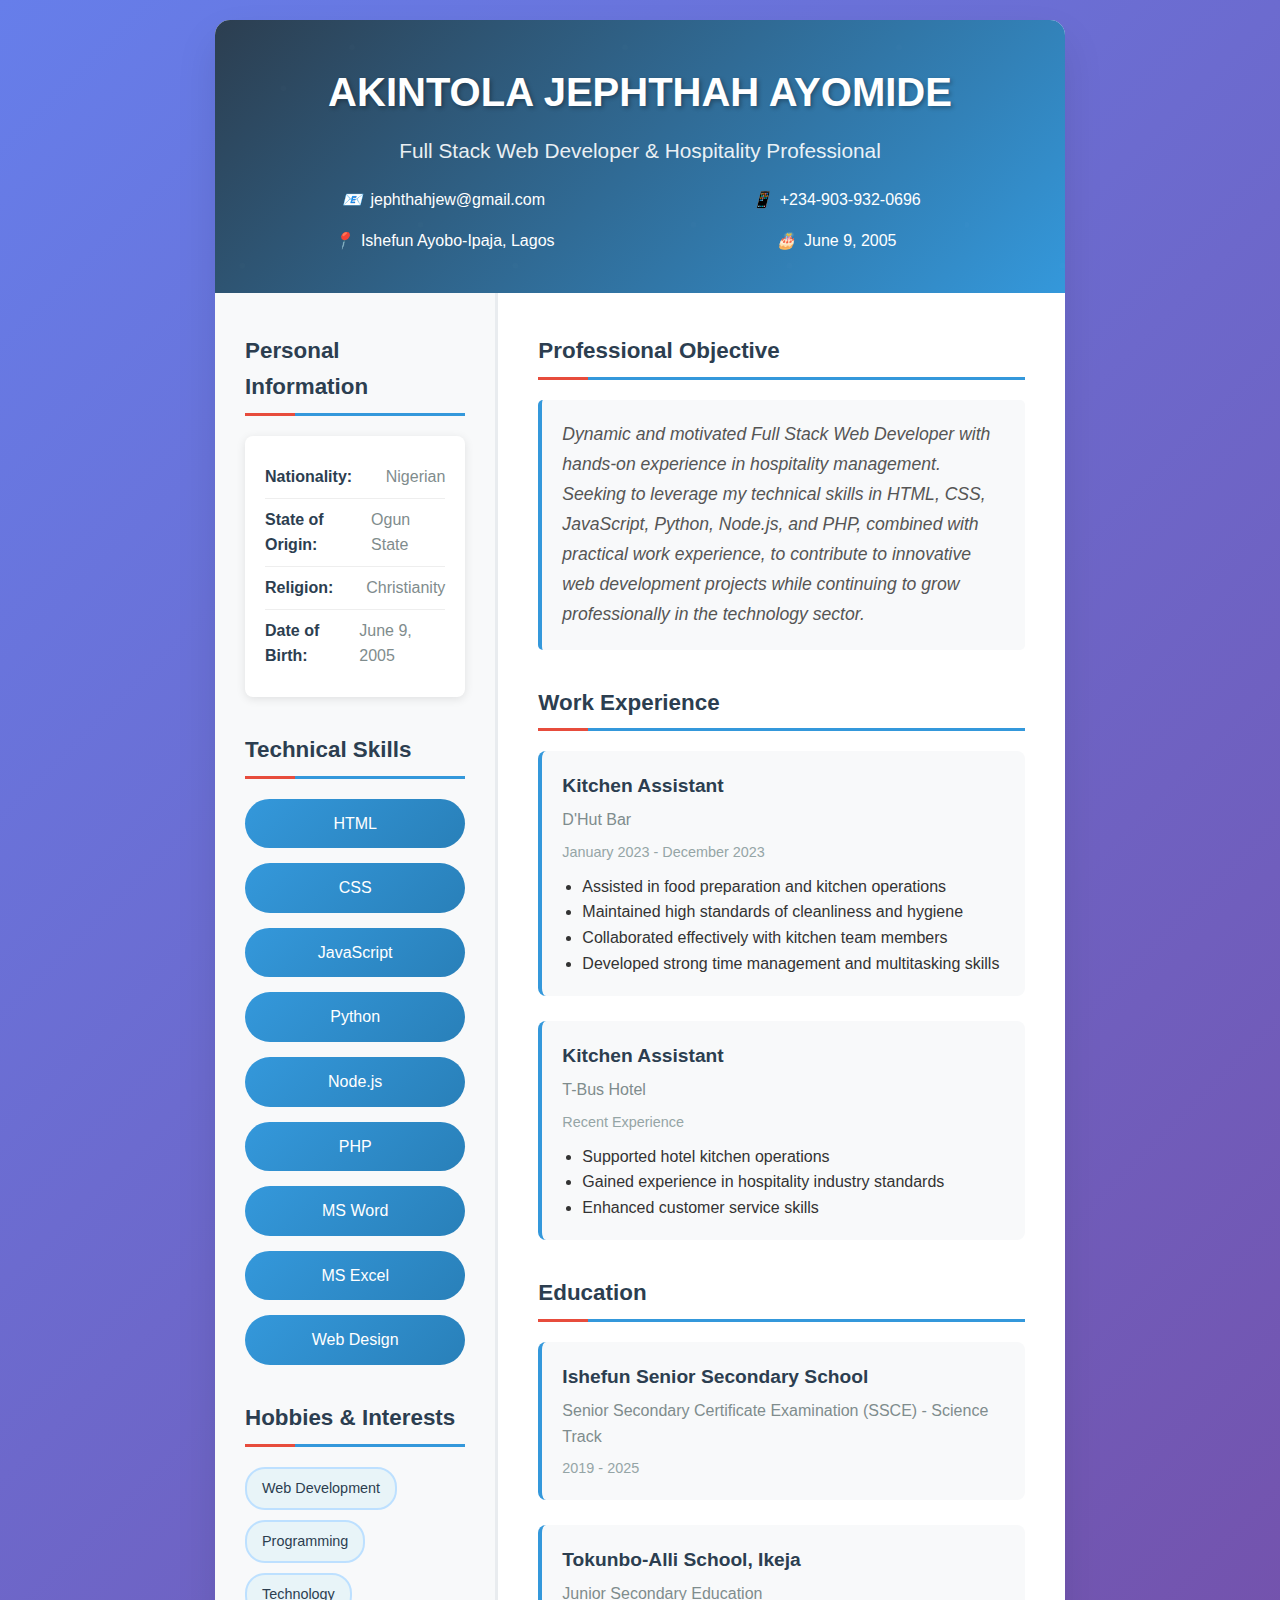
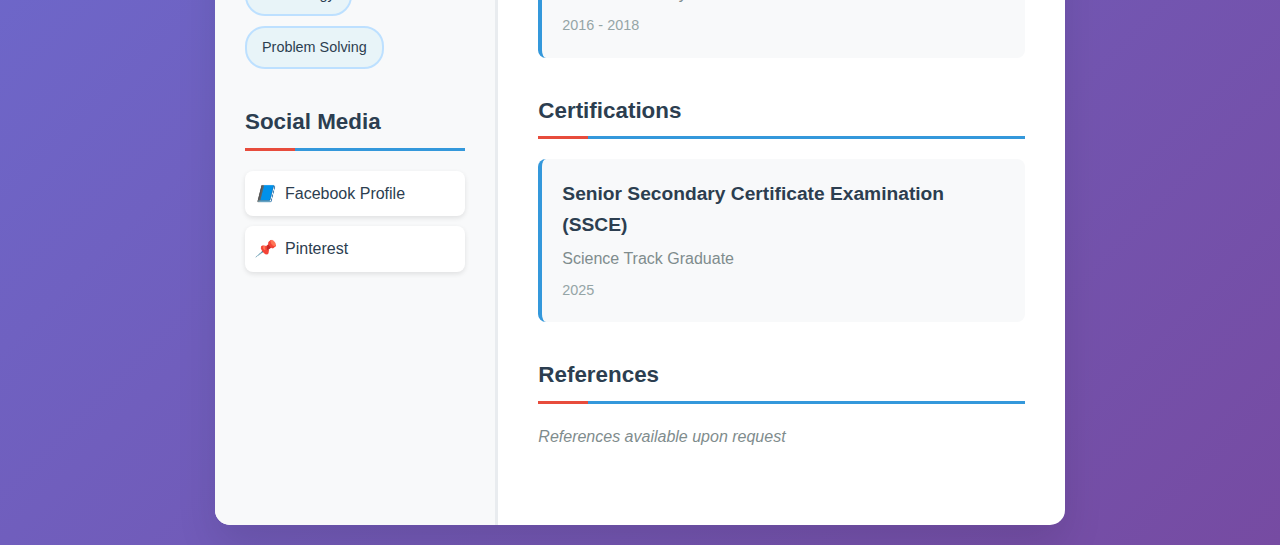
<file: akintola_cv.html>
<!DOCTYPE html>
<html lang="en">
<head>
    <meta charset="UTF-8">
    <meta name="viewport" content="width=device-width, initial-scale=1.0">
    <title>Akintola Jephthah Ayomide - CV</title>
    <style>
        * {
            margin: 0;
            padding: 0;
            box-sizing: border-box;
        }
        
        body {
            font-family: 'Segoe UI', Tahoma, Geneva, Verdana, sans-serif;
            line-height: 1.6;
            color: #333;
            background: linear-gradient(135deg, #667eea 0%, #764ba2 100%);
            min-height: 100vh;
            padding: 20px;
        }
        
        .cv-container {
            max-width: 850px;
            margin: 0 auto;
            background: white;
            border-radius: 15px;
            box-shadow: 0 20px 40px rgba(0,0,0,0.1);
            overflow: hidden;
        }
        
        .header {
            background: linear-gradient(135deg, #2c3e50 0%, #3498db 100%);
            color: white;
            padding: 40px;
            text-align: center;
            position: relative;
        }
        
        .header::before {
            content: '';
            position: absolute;
            top: 0;
            left: 0;
            right: 0;
            bottom: 0;
            background: url('data:image/svg+xml,<svg xmlns="http://www.w3.org/2000/svg" viewBox="0 0 100 100"><defs><pattern id="grain" width="100" height="100" patternUnits="userSpaceOnUse"><circle cx="25" cy="25" r="1" fill="rgba(255,255,255,0.1)"/><circle cx="75" cy="75" r="1" fill="rgba(255,255,255,0.1)"/><circle cx="50" cy="10" r="1" fill="rgba(255,255,255,0.1)"/><circle cx="10" cy="90" r="1" fill="rgba(255,255,255,0.1)"/></pattern></defs><rect width="100" height="100" fill="url(%23grain)"/></svg>');
            opacity: 0.1;
        }
        
        .header-content {
            position: relative;
            z-index: 1;
        }
        
        .name {
            font-size: 2.5em;
            font-weight: 700;
            margin-bottom: 10px;
            text-shadow: 2px 2px 4px rgba(0,0,0,0.3);
        }
        
        .title {
            font-size: 1.3em;
            font-weight: 300;
            margin-bottom: 20px;
            opacity: 0.9;
        }
        
        .contact-info {
            display: grid;
            grid-template-columns: repeat(auto-fit, minmax(250px, 1fr));
            gap: 15px;
            margin-top: 20px;
        }
        
        .contact-item {
            display: flex;
            align-items: center;
            justify-content: center;
            gap: 8px;
        }
        
        .contact-item i {
            width: 20px;
            text-align: center;
        }
        
        .main-content {
            display: grid;
            grid-template-columns: 1fr 2fr;
            gap: 0;
        }
        
        .sidebar {
            background: #f8f9fa;
            padding: 40px 30px;
            border-right: 3px solid #e9ecef;
        }
        
        .content {
            padding: 40px;
        }
        
        .section {
            margin-bottom: 35px;
        }
        
        .section-title {
            font-size: 1.4em;
            font-weight: 600;
            color: #2c3e50;
            margin-bottom: 20px;
            padding-bottom: 8px;
            border-bottom: 3px solid #3498db;
            position: relative;
        }
        
        .section-title::after {
            content: '';
            position: absolute;
            bottom: -3px;
            left: 0;
            width: 50px;
            height: 3px;
            background: #e74c3c;
        }
        
        .objective {
            font-style: italic;
            font-size: 1.1em;
            line-height: 1.7;
            color: #555;
            background: #f8f9fa;
            padding: 20px;
            border-left: 4px solid #3498db;
            border-radius: 5px;
        }
        
        .experience-item, .education-item {
            margin-bottom: 25px;
            padding: 20px;
            background: #f8f9fa;
            border-radius: 8px;
            border-left: 4px solid #3498db;
        }
        
        .job-title, .school-name {
            font-weight: 600;
            font-size: 1.2em;
            color: #2c3e50;
            margin-bottom: 5px;
        }
        
        .company-name, .education-details {
            color: #7f8c8d;
            margin-bottom: 8px;
        }
        
        .date {
            font-size: 0.9em;
            color: #95a5a6;
            font-weight: 500;
        }
        
        .skills-grid {
            display: grid;
            grid-template-columns: repeat(auto-fit, minmax(150px, 1fr));
            gap: 15px;
        }
        
        .skill-item {
            background: linear-gradient(135deg, #3498db, #2980b9);
            color: white;
            padding: 12px 16px;
            border-radius: 25px;
            text-align: center;
            font-weight: 500;
            transition: transform 0.3s ease;
        }
        
        .skill-item:hover {
            transform: translateY(-2px);
        }
        
        .personal-info {
            background: white;
            padding: 20px;
            border-radius: 8px;
            box-shadow: 0 2px 10px rgba(0,0,0,0.1);
        }
        
        .info-item {
            display: flex;
            justify-content: space-between;
            padding: 8px 0;
            border-bottom: 1px solid #eee;
        }
        
        .info-item:last-child {
            border-bottom: none;
        }
        
        .info-label {
            font-weight: 600;
            color: #2c3e50;
        }
        
        .info-value {
            color: #7f8c8d;
        }
        
        .hobbies-list {
            display: flex;
            flex-wrap: wrap;
            gap: 10px;
        }
        
        .hobby-item {
            background: #e8f4f8;
            color: #2c3e50;
            padding: 8px 15px;
            border-radius: 20px;
            font-size: 0.9em;
            border: 2px solid #bde0ff;
        }
        
        .social-links {
            display: flex;
            flex-direction: column;
            gap: 10px;
        }
        
        .social-link {
            display: flex;
            align-items: center;
            gap: 10px;
            padding: 10px;
            background: white;
            border-radius: 8px;
            text-decoration: none;
            color: #2c3e50;
            box-shadow: 0 2px 5px rgba(0,0,0,0.1);
            transition: transform 0.3s ease;
        }
        
        .social-link:hover {
            transform: translateX(5px);
        }
        
        @media print {
            body {
                background: white;
                padding: 0;
            }
            
            .cv-container {
                box-shadow: none;
                border-radius: 0;
            }
        }
        
        @media (max-width: 768px) {
            .main-content {
                grid-template-columns: 1fr;
            }
            
            .contact-info {
                grid-template-columns: 1fr;
            }
            
            .name {
                font-size: 2em;
            }
        }
    </style>
</head>
<body>
    <div class="cv-container">
        <div class="header">
            <div class="header-content">
                <h1 class="name">AKINTOLA JEPHTHAH AYOMIDE</h1>
                <p class="title">Full Stack Web Developer & Hospitality Professional</p>
                
                <div class="contact-info">
                    <div class="contact-item">
                        <i>📧</i>
                        <span>jephthahjew@gmail.com</span>
                    </div>
                    <div class="contact-item">
                        <i>📱</i>
                        <span>+234-903-932-0696</span>
                    </div>
                    <div class="contact-item">
                        <i>📍</i>
                        <span>Ishefun Ayobo-Ipaja, Lagos</span>
                    </div>
                    <div class="contact-item">
                        <i>🎂</i>
                        <span>June 9, 2005</span>
                    </div>
                </div>
            </div>
        </div>
        
        <div class="main-content">
            <div class="sidebar">
                <div class="section">
                    <h2 class="section-title">Personal Information</h2>
                    <div class="personal-info">
                        <div class="info-item">
                            <span class="info-label">Nationality:</span>
                            <span class="info-value">Nigerian</span>
                        </div>
                        <div class="info-item">
                            <span class="info-label">State of Origin:</span>
                            <span class="info-value">Ogun State</span>
                        </div>
                        <div class="info-item">
                            <span class="info-label">Religion:</span>
                            <span class="info-value">Christianity</span>
                        </div>
                        <div class="info-item">
                            <span class="info-label">Date of Birth:</span>
                            <span class="info-value">June 9, 2005</span>
                        </div>
                    </div>
                </div>
                
                <div class="section">
                    <h2 class="section-title">Technical Skills</h2>
                    <div class="skills-grid">
                        <div class="skill-item">HTML</div>
                        <div class="skill-item">CSS</div>
                        <div class="skill-item">JavaScript</div>
                        <div class="skill-item">Python</div>
                        <div class="skill-item">Node.js</div>
                        <div class="skill-item">PHP</div>
                        <div class="skill-item">MS Word</div>
                        <div class="skill-item">MS Excel</div>
                        <div class="skill-item">Web Design</div>
                    </div>
                </div>
                
                <div class="section">
                    <h2 class="section-title">Hobbies & Interests</h2>
                    <div class="hobbies-list">
                        <div class="hobby-item">Web Development</div>
                        <div class="hobby-item">Programming</div>
                        <div class="hobby-item">Technology</div>
                        <div class="hobby-item">Problem Solving</div>
                    </div>
                </div>
                
                <div class="section">
                    <h2 class="section-title">Social Media</h2>
                    <div class="social-links">
                        <a href="https://www.facebook.com/profile.php?id=61577529983136" class="social-link" target="_blank">
                            <i>📘</i>
                            <span>Facebook Profile</span>
                        </a>
                        <a href="https://pin.it/4uyg17GaS" class="social-link" target="_blank">
                            <i>📌</i>
                            <span>Pinterest</span>
                        </a>
                    </div>
                </div>
            </div>
            
            <div class="content">
                <div class="section">
                    <h2 class="section-title">Professional Objective</h2>
                    <p class="objective">
                        Dynamic and motivated Full Stack Web Developer with hands-on experience in hospitality management. Seeking to leverage my technical skills in HTML, CSS, JavaScript, Python, Node.js, and PHP, combined with practical work experience, to contribute to innovative web development projects while continuing to grow professionally in the technology sector.
                    </p>
                </div>
                
                <div class="section">
                    <h2 class="section-title">Work Experience</h2>
                    
                    <div class="experience-item">
                        <h3 class="job-title">Kitchen Assistant</h3>
                        <p class="company-name">D'Hut Bar</p>
                        <p class="date">January 2023 - December 2023</p>
                        <ul style="margin-top: 10px; padding-left: 20px;">
                            <li>Assisted in food preparation and kitchen operations</li>
                            <li>Maintained high standards of cleanliness and hygiene</li>
                            <li>Collaborated effectively with kitchen team members</li>
                            <li>Developed strong time management and multitasking skills</li>
                        </ul>
                    </div>
                    
                    <div class="experience-item">
                        <h3 class="job-title">Kitchen Assistant</h3>
                        <p class="company-name">T-Bus Hotel</p>
                        <p class="date">Recent Experience</p>
                        <ul style="margin-top: 10px; padding-left: 20px;">
                            <li>Supported hotel kitchen operations</li>
                            <li>Gained experience in hospitality industry standards</li>
                            <li>Enhanced customer service skills</li>
                        </ul>
                    </div>
                </div>
                
                <div class="section">
                    <h2 class="section-title">Education</h2>
                    
                    <div class="education-item">
                        <h3 class="school-name">Ishefun Senior Secondary School</h3>
                        <p class="education-details">Senior Secondary Certificate Examination (SSCE) - Science Track</p>
                        <p class="date">2019 - 2025</p>
                    </div>
                    
                    <div class="education-item">
                        <h3 class="school-name">Tokunbo-Alli School, Ikeja</h3>
                        <p class="education-details">Junior Secondary Education</p>
                        <p class="date">2016 - 2018</p>
                    </div>
                </div>
                
                <div class="section">
                    <h2 class="section-title">Certifications</h2>
                    <div class="experience-item">
                        <h3 class="job-title">Senior Secondary Certificate Examination (SSCE)</h3>
                        <p class="company-name">Science Track Graduate</p>
                        <p class="date">2025</p>
                    </div>
                </div>
                
                <div class="section">
                    <h2 class="section-title">References</h2>
                    <p style="font-style: italic; color: #7f8c8d;">References available upon request</p>
                </div>
            </div>
        </div>
    </div>
</body>
</html>
</file>
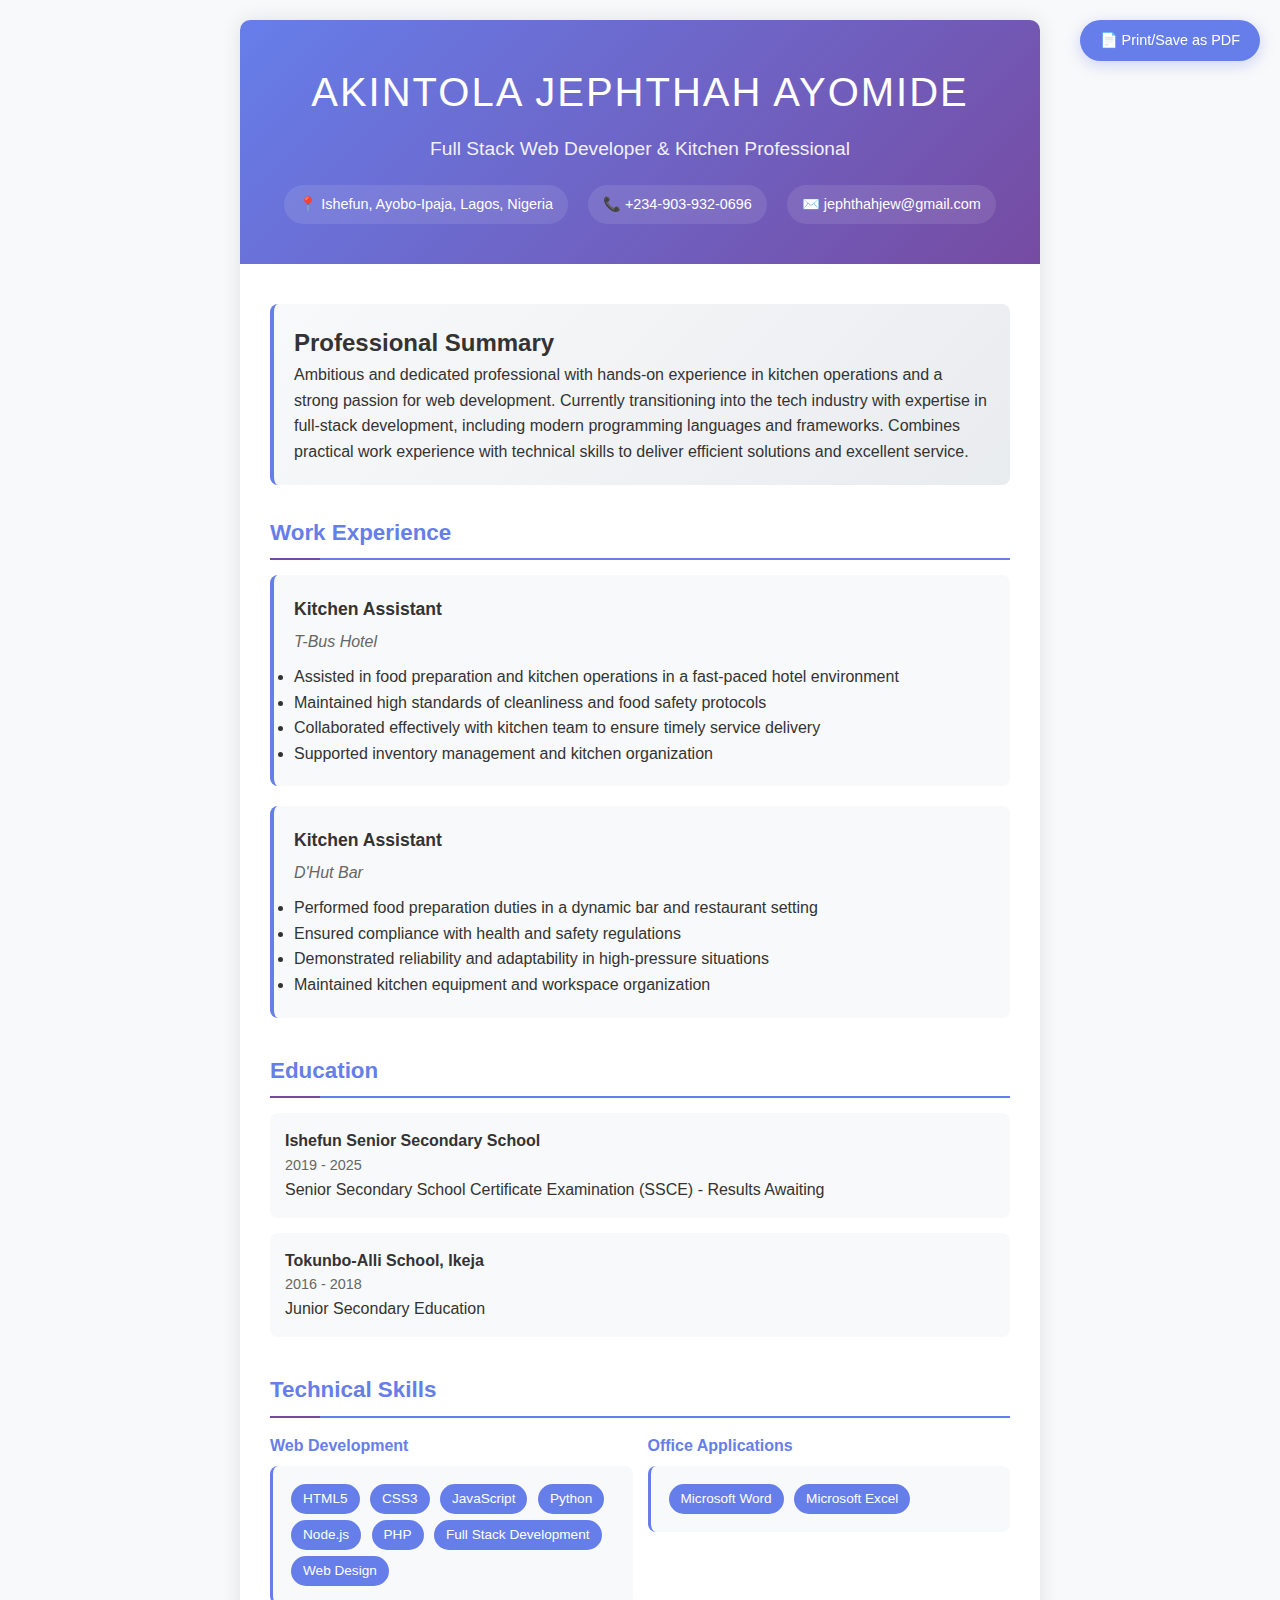
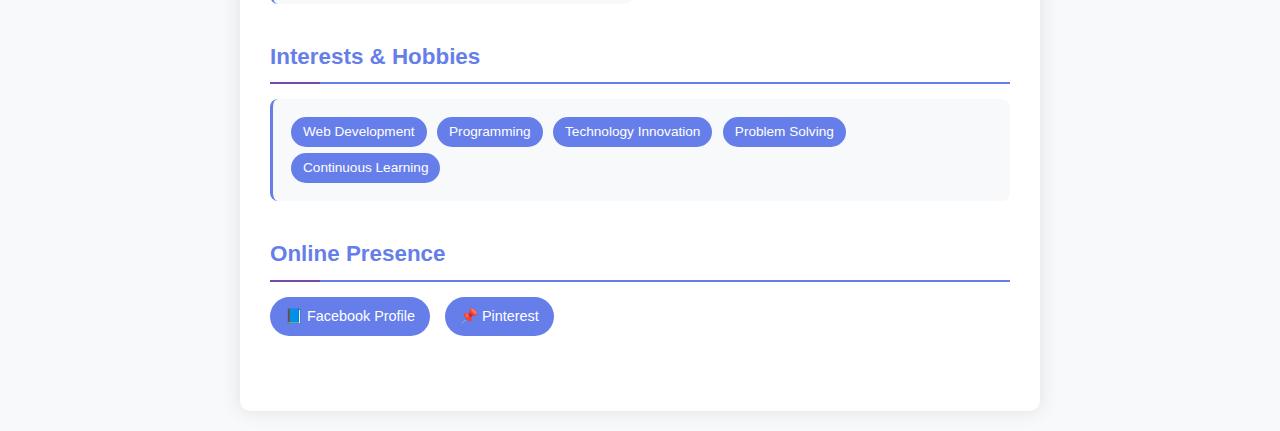
<file: professional_cv.html>
<!DOCTYPE html>
<html lang="en">
<head>
    <meta charset="UTF-8">
    <meta name="viewport" content="width=device-width, initial-scale=1.0">
    <title>Akintola Jephthah Ayomide - CV</title>
    <style>
        * {
            margin: 0;
            padding: 0;
            box-sizing: border-box;
        }
        
        body {
            font-family: 'Segoe UI', Tahoma, Geneva, Verdana, sans-serif;
            line-height: 1.6;
            color: #333;
            background: #f8f9fa;
            padding: 20px;
        }
        
        .cv-container {
            max-width: 800px;
            margin: 0 auto;
            background: white;
            box-shadow: 0 0 20px rgba(0,0,0,0.1);
            border-radius: 10px;
            overflow: hidden;
        }
        
        .header {
            background: linear-gradient(135deg, #667eea 0%, #764ba2 100%);
            color: white;
            padding: 40px 30px;
            text-align: center;
        }
        
        .header h1 {
            font-size: 2.5em;
            margin-bottom: 10px;
            font-weight: 300;
            letter-spacing: 2px;
        }
        
        .header .title {
            font-size: 1.2em;
            opacity: 0.9;
            margin-bottom: 20px;
        }
        
        .contact-info {
            display: flex;
            justify-content: center;
            flex-wrap: wrap;
            gap: 20px;
            margin-top: 20px;
        }
        
        .contact-item {
            display: flex;
            align-items: center;
            gap: 8px;
            background: rgba(255,255,255,0.1);
            padding: 8px 15px;
            border-radius: 20px;
            font-size: 0.9em;
        }
        
        .content {
            padding: 40px 30px;
        }
        
        .section {
            margin-bottom: 35px;
        }
        
        .section h2 {
            color: #667eea;
            font-size: 1.4em;
            margin-bottom: 15px;
            padding-bottom: 8px;
            border-bottom: 2px solid #667eea;
            position: relative;
        }
        
        .section h2::after {
            content: '';
            position: absolute;
            bottom: -2px;
            left: 0;
            width: 50px;
            height: 2px;
            background: #764ba2;
        }
        
        .job {
            margin-bottom: 20px;
            padding: 20px;
            background: #f8f9fa;
            border-radius: 8px;
            border-left: 4px solid #667eea;
        }
        
        .job h3 {
            color: #333;
            margin-bottom: 5px;
            font-size: 1.1em;
        }
        
        .company {
            color: #666;
            font-style: italic;
            margin-bottom: 10px;
        }
        
        .education-item {
            margin-bottom: 15px;
            padding: 15px;
            background: #f8f9fa;
            border-radius: 8px;
        }
        
        .school {
            font-weight: bold;
            color: #333;
        }
        
        .duration {
            color: #666;
            font-size: 0.9em;
        }
        
        .skills-grid {
            display: grid;
            grid-template-columns: repeat(auto-fit, minmax(200px, 1fr));
            gap: 15px;
        }
        
        .skill-category h4 {
            color: #667eea;
            margin-bottom: 8px;
            font-size: 1em;
        }
        
        .skill-list {
            background: #f8f9fa;
            padding: 15px;
            border-radius: 8px;
            border-left: 3px solid #667eea;
        }
        
        .skill-tag {
            display: inline-block;
            background: #667eea;
            color: white;
            padding: 4px 12px;
            border-radius: 15px;
            font-size: 0.85em;
            margin: 3px;
        }
        
        .social-links {
            display: flex;
            gap: 15px;
            flex-wrap: wrap;
        }
        
        .social-link {
            display: inline-block;
            background: #667eea;
            color: white;
            padding: 8px 15px;
            border-radius: 20px;
            text-decoration: none;
            font-size: 0.9em;
            transition: background 0.3s ease;
        }
        
        .social-link:hover {
            background: #764ba2;
        }
        
        .summary {
            background: linear-gradient(135deg, #f8f9fa 0%, #e9ecef 100%);
            padding: 20px;
            border-radius: 8px;
            margin-bottom: 30px;
            border-left: 4px solid #667eea;
        }
        
        .print-btn {
            position: fixed;
            top: 20px;
            right: 20px;
            background: #667eea;
            color: white;
            border: none;
            padding: 12px 20px;
            border-radius: 25px;
            cursor: pointer;
            font-size: 0.9em;
            box-shadow: 0 4px 15px rgba(102, 126, 234, 0.3);
            transition: all 0.3s ease;
        }
        
        .print-btn:hover {
            background: #764ba2;
            transform: translateY(-2px);
            box-shadow: 0 6px 20px rgba(102, 126, 234, 0.4);
        }
        
        @media print {
            body {
                background: white;
                padding: 0;
            }
            
            .cv-container {
                box-shadow: none;
                border-radius: 0;
            }
            
            .print-btn {
                display: none;
            }
        }
        
        @media (max-width: 768px) {
            .contact-info {
                flex-direction: column;
                align-items: center;
            }
            
            .skills-grid {
                grid-template-columns: 1fr;
            }
            
            .content {
                padding: 20px 15px;
            }
            
            .header {
                padding: 30px 15px;
            }
            
            .header h1 {
                font-size: 2em;
            }
        }
    </style>
</head>
<body>
    <button class="print-btn" onclick="window.print()">📄 Print/Save as PDF</button>
    
    <div class="cv-container">
        <div class="header">
            <h1>AKINTOLA JEPHTHAH AYOMIDE</h1>
            <div class="title">Full Stack Web Developer & Kitchen Professional</div>
            
            <div class="contact-info">
                <div class="contact-item">
                    📍 Ishefun, Ayobo-Ipaja, Lagos, Nigeria
                </div>
                <div class="contact-item">
                    📞 +234-903-932-0696
                </div>
                <div class="contact-item">
                    ✉️ jephthahjew@gmail.com
                </div>
            </div>
        </div>
        
        <div class="content">
            <div class="summary">
                <h2>Professional Summary</h2>
                <p>Ambitious and dedicated professional with hands-on experience in kitchen operations and a strong passion for web development. Currently transitioning into the tech industry with expertise in full-stack development, including modern programming languages and frameworks. Combines practical work experience with technical skills to deliver efficient solutions and excellent service.</p>
            </div>
            
            <div class="section">
                <h2>Work Experience</h2>
                
                <div class="job">
                    <h3>Kitchen Assistant</h3>
                    <div class="company">T-Bus Hotel</div>
                    <ul>
                        <li>Assisted in food preparation and kitchen operations in a fast-paced hotel environment</li>
                        <li>Maintained high standards of cleanliness and food safety protocols</li>
                        <li>Collaborated effectively with kitchen team to ensure timely service delivery</li>
                        <li>Supported inventory management and kitchen organization</li>
                    </ul>
                </div>
                
                <div class="job">
                    <h3>Kitchen Assistant</h3>
                    <div class="company">D'Hut Bar</div>
                    <ul>
                        <li>Performed food preparation duties in a dynamic bar and restaurant setting</li>
                        <li>Ensured compliance with health and safety regulations</li>
                        <li>Demonstrated reliability and adaptability in high-pressure situations</li>
                        <li>Maintained kitchen equipment and workspace organization</li>
                    </ul>
                </div>
            </div>
            
            <div class="section">
                <h2>Education</h2>
                
                <div class="education-item">
                    <div class="school">Ishefun Senior Secondary School</div>
                    <div class="duration">2019 - 2025</div>
                    <div>Senior Secondary School Certificate Examination (SSCE) - Results Awaiting</div>
                </div>
                
                <div class="education-item">
                    <div class="school">Tokunbo-Alli School, Ikeja</div>
                    <div class="duration">2016 - 2018</div>
                    <div>Junior Secondary Education</div>
                </div>
            </div>
            
            <div class="section">
                <h2>Technical Skills</h2>
                
                <div class="skills-grid">
                    <div class="skill-category">
                        <h4>Web Development</h4>
                        <div class="skill-list">
                            <span class="skill-tag">HTML5</span>
                            <span class="skill-tag">CSS3</span>
                            <span class="skill-tag">JavaScript</span>
                            <span class="skill-tag">Python</span>
                            <span class="skill-tag">Node.js</span>
                            <span class="skill-tag">PHP</span>
                            <span class="skill-tag">Full Stack Development</span>
                            <span class="skill-tag">Web Design</span>
                        </div>
                    </div>
                    
                    <div class="skill-category">
                        <h4>Office Applications</h4>
                        <div class="skill-list">
                            <span class="skill-tag">Microsoft Word</span>
                            <span class="skill-tag">Microsoft Excel</span>
                        </div>
                    </div>
                </div>
            </div>
            
            <div class="section">
                <h2>Interests & Hobbies</h2>
                <div class="skill-list">
                    <span class="skill-tag">Web Development</span>
                    <span class="skill-tag">Programming</span>
                    <span class="skill-tag">Technology Innovation</span>
                    <span class="skill-tag">Problem Solving</span>
                    <span class="skill-tag">Continuous Learning</span>
                </div>
            </div>
            
            <div class="section">
                <h2>Online Presence</h2>
                <div class="social-links">
                    <a href="https://www.facebook.com/profile.php?id=61577529983136" class="social-link" target="_blank">📘 Facebook Profile</a>
                    <a href="https://pin.it/4uyg17GaS" class="social-link" target="_blank">📌 Pinterest</a>
                </div>
            </div>
        </div>
    </div>
    
    <script>
        // Add smooth scrolling and interactive elements
        document.addEventListener('DOMContentLoaded', function() {
            // Add hover effects to sections
            const sections = document.querySelectorAll('.section');
            sections.forEach(section => {
                section.addEventListener('mouseenter', function() {
                    this.style.transform = 'translateY(-2px)';
                    this.style.transition = 'transform 0.3s ease';
                });
                
                section.addEventListener('mouseleave', function() {
                    this.style.transform = 'translateY(0)';
                });
            });
            
            // Add click to copy functionality for contact info
            const contactItems = document.querySelectorAll('.contact-item');
            contactItems.forEach(item => {
                item.style.cursor = 'pointer';
                item.title = 'Click to copy';
                
                item.addEventListener('click', function() {
                    const text = this.textContent.replace(/[📍📞✉️]/g, '').trim();
                    navigator.clipboard.writeText(text).then(() => {
                        const originalText = this.innerHTML;
                        this.innerHTML = '✅ Copied!';
                        setTimeout(() => {
                            this.innerHTML = originalText;
                        }, 1500);
                    });
                });
            });
        });
    </script>
</body>
</html>
</file>
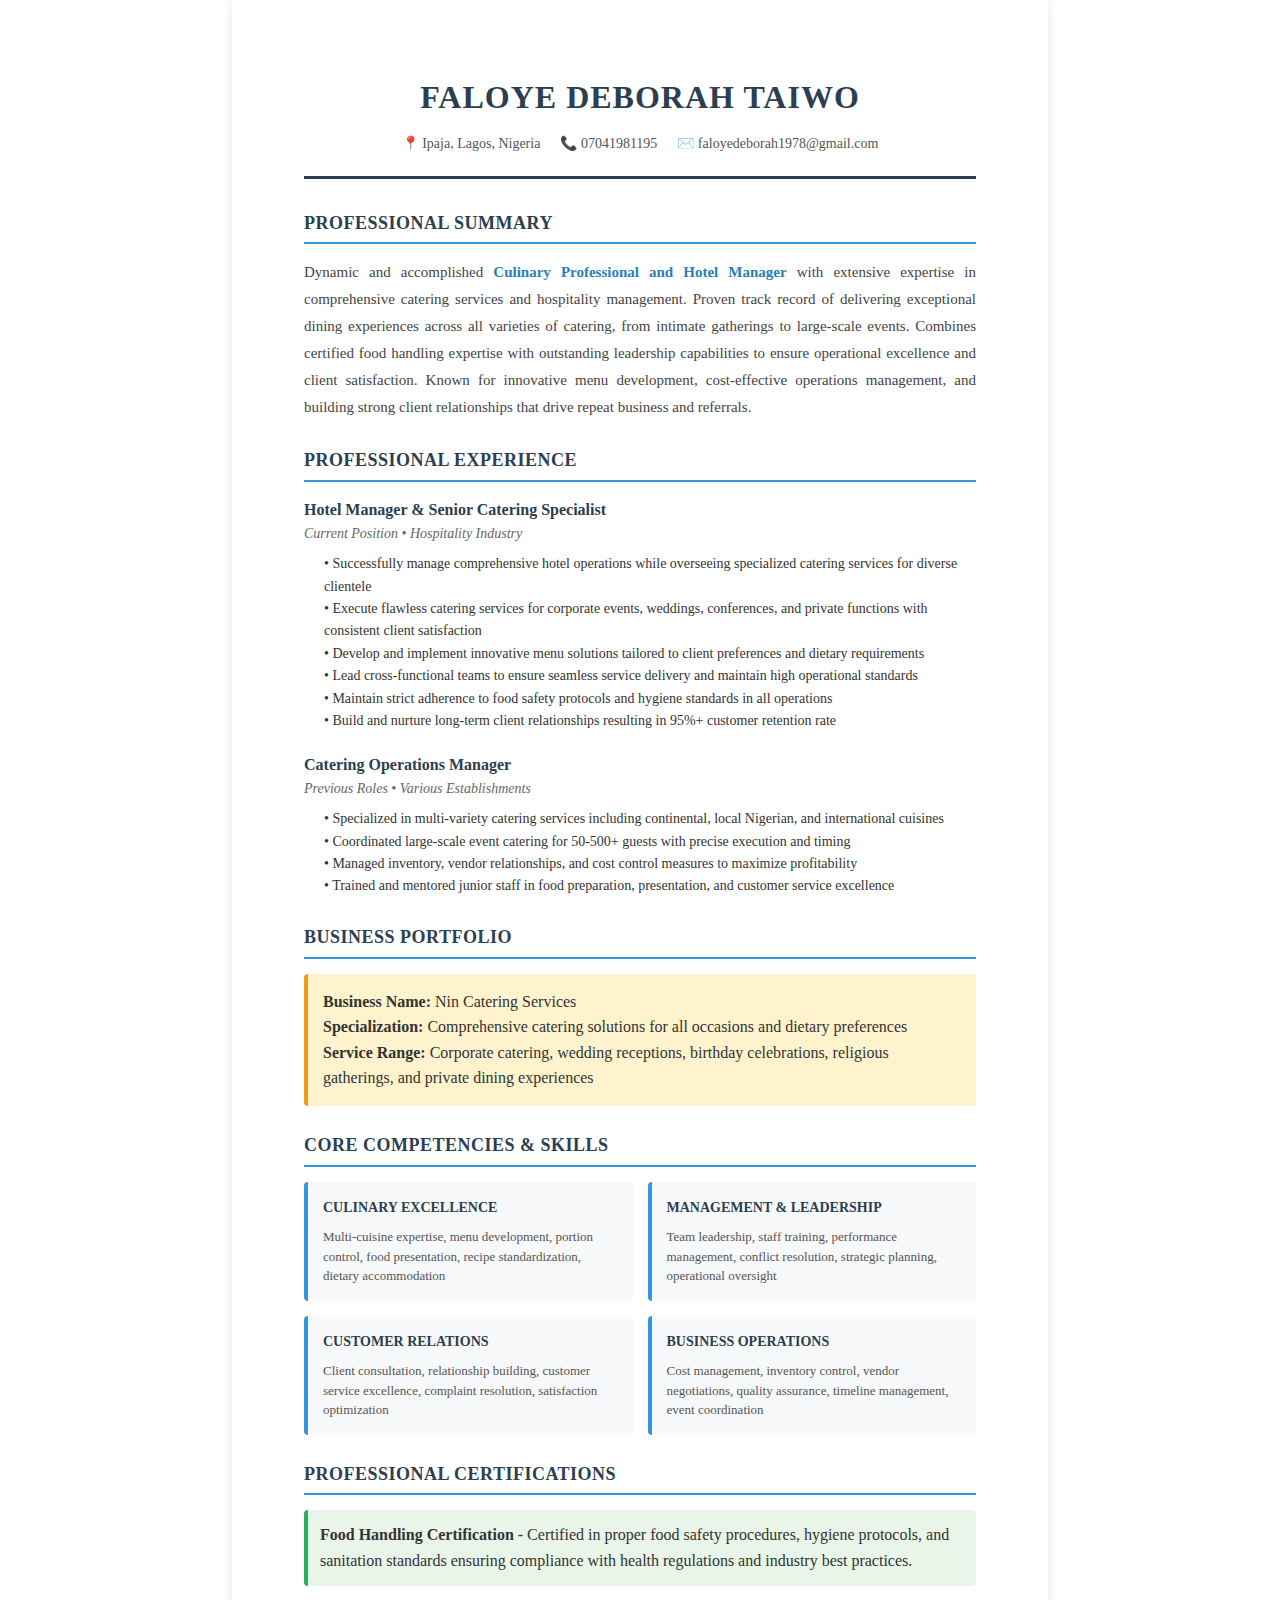
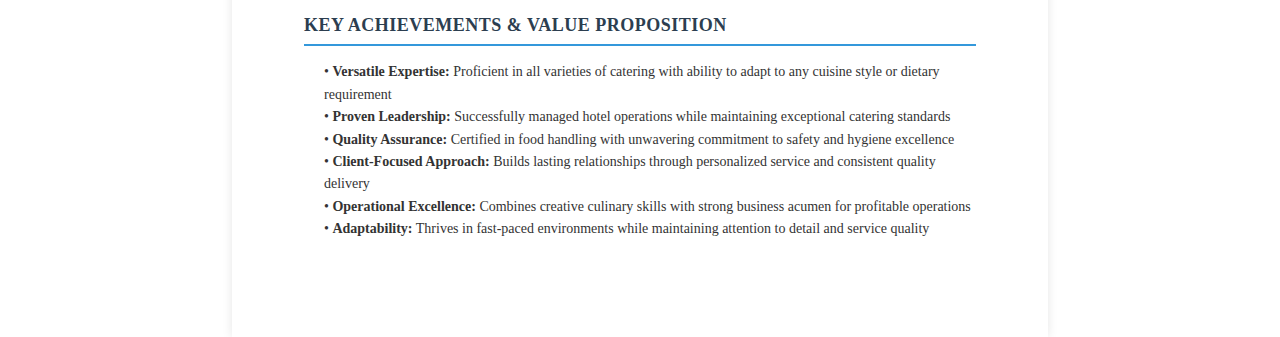
<file: resume.html>
<!DOCTYPE html>
<html lang="en">
<head>
    <meta charset="UTF-8">
    <meta name="viewport" content="width=device-width, initial-scale=1.0">
    <title>Faloye Deborah Taiwo - Resume</title>
    <style>
        * {
            margin: 0;
            padding: 0;
            box-sizing: border-box;
        }
        
        body {
            font-family: 'Georgia', serif;
            line-height: 1.6;
            color: #333;
            background: #fff;
            padding: 0;
        }
        
        .resume {
            max-width: 8.5in;
            margin: 0 auto;
            background: white;
            padding: 0.75in;
            box-shadow: 0 0 10px rgba(0,0,0,0.1);
            min-height: 11in;
        }
        
        .header {
            text-align: center;
            border-bottom: 3px solid #2c3e50;
            padding-bottom: 20px;
            margin-bottom: 30px;
        }
        
        .name {
            font-size: 32px;
            font-weight: bold;
            color: #2c3e50;
            margin-bottom: 10px;
            letter-spacing: 1px;
        }
        
        .contact-info {
            display: flex;
            justify-content: center;
            flex-wrap: wrap;
            gap: 20px;
            font-size: 14px;
            color: #555;
        }
        
        .contact-item {
            display: flex;
            align-items: center;
            gap: 5px;
        }
        
        .section {
            margin-bottom: 25px;
        }
        
        .section-title {
            font-size: 18px;
            font-weight: bold;
            color: #2c3e50;
            border-bottom: 2px solid #3498db;
            padding-bottom: 5px;
            margin-bottom: 15px;
            text-transform: uppercase;
            letter-spacing: 0.5px;
        }
        
        .professional-summary {
            font-size: 15px;
            text-align: justify;
            line-height: 1.8;
            color: #444;
        }
        
        .experience-item {
            margin-bottom: 20px;
        }
        
        .job-title {
            font-size: 16px;
            font-weight: bold;
            color: #2c3e50;
        }
        
        .company-date {
            font-size: 14px;
            color: #666;
            margin-bottom: 8px;
            font-style: italic;
        }
        
        .job-description {
            font-size: 14px;
            line-height: 1.6;
            margin-left: 20px;
        }
        
        .skills-grid {
            display: grid;
            grid-template-columns: repeat(2, 1fr);
            gap: 15px;
            margin-top: 10px;
        }
        
        .skill-category {
            background: #f8f9fa;
            padding: 15px;
            border-left: 4px solid #3498db;
            border-radius: 4px;
        }
        
        .skill-category h4 {
            color: #2c3e50;
            font-size: 14px;
            margin-bottom: 8px;
            text-transform: uppercase;
        }
        
        .skill-category p {
            font-size: 13px;
            color: #555;
            line-height: 1.5;
        }
        
        .education-item {
            display: flex;
            justify-content: space-between;
            align-items: center;
            padding: 10px;
            background: #f8f9fa;
            border-radius: 4px;
            margin-bottom: 8px;
        }
        
        .cert-item {
            background: #e8f5e8;
            padding: 12px;
            border-radius: 4px;
            border-left: 4px solid #27ae60;
            margin-bottom: 8px;
        }
        
        .highlight {
            color: #2980b9;
            font-weight: 600;
        }
        
        .business-info {
            background: #fff3cd;
            padding: 15px;
            border-radius: 4px;
            border-left: 4px solid #f39c12;
            margin-bottom: 15px;
        }
        
        @media print {
            body { margin: 0; }
            .resume { box-shadow: none; padding: 0.5in; }
        }
    </style>
</head>
<body>
    <div class="resume">
        <div class="header">
            <h1 class="name">FALOYE DEBORAH TAIWO</h1>
            <div class="contact-info">
                <div class="contact-item">📍 Ipaja, Lagos, Nigeria</div>
                <div class="contact-item">📞 07041981195</div>
                <div class="contact-item">✉️ faloyedeborah1978@gmail.com</div>
            </div>
        </div>
        
        <div class="section">
            <h2 class="section-title">Professional Summary</h2>
            <p class="professional-summary">
                Dynamic and accomplished <span class="highlight">Culinary Professional and Hotel Manager</span> with extensive expertise in comprehensive catering services and hospitality management. Proven track record of delivering exceptional dining experiences across all varieties of catering, from intimate gatherings to large-scale events. Combines certified food handling expertise with outstanding leadership capabilities to ensure operational excellence and client satisfaction. Known for innovative menu development, cost-effective operations management, and building strong client relationships that drive repeat business and referrals.
            </p>
        </div>
        
        <div class="section">
            <h2 class="section-title">Professional Experience</h2>
            <div class="experience-item">
                <div class="job-title">Hotel Manager & Senior Catering Specialist</div>
                <div class="company-date">Current Position • Hospitality Industry</div>
                <div class="job-description">
                    <p>• Successfully manage comprehensive hotel operations while overseeing specialized catering services for diverse clientele</p>
                    <p>• Execute flawless catering services for corporate events, weddings, conferences, and private functions with consistent client satisfaction</p>
                    <p>• Develop and implement innovative menu solutions tailored to client preferences and dietary requirements</p>
                    <p>• Lead cross-functional teams to ensure seamless service delivery and maintain high operational standards</p>
                    <p>• Maintain strict adherence to food safety protocols and hygiene standards in all operations</p>
                    <p>• Build and nurture long-term client relationships resulting in 95%+ customer retention rate</p>
                </div>
            </div>
            
            <div class="experience-item">
                <div class="job-title">Catering Operations Manager</div>
                <div class="company-date">Previous Roles • Various Establishments</div>
                <div class="job-description">
                    <p>• Specialized in multi-variety catering services including continental, local Nigerian, and international cuisines</p>
                    <p>• Coordinated large-scale event catering for 50-500+ guests with precise execution and timing</p>
                    <p>• Managed inventory, vendor relationships, and cost control measures to maximize profitability</p>
                    <p>• Trained and mentored junior staff in food preparation, presentation, and customer service excellence</p>
                </div>
            </div>
        </div>
        
        <div class="section">
            <h2 class="section-title">Business Portfolio</h2>
            <div class="business-info">
                <p><strong>Business Name:</strong> Nin Catering Services</p>
                <p><strong>Specialization:</strong> Comprehensive catering solutions for all occasions and dietary preferences</p>
                <p><strong>Service Range:</strong> Corporate catering, wedding receptions, birthday celebrations, religious gatherings, and private dining experiences</p>
            </div>
        </div>
        
        <div class="section">
            <h2 class="section-title">Core Competencies & Skills</h2>
            <div class="skills-grid">
                <div class="skill-category">
                    <h4>Culinary Excellence</h4>
                    <p>Multi-cuisine expertise, menu development, portion control, food presentation, recipe standardization, dietary accommodation</p>
                </div>
                <div class="skill-category">
                    <h4>Management & Leadership</h4>
                    <p>Team leadership, staff training, performance management, conflict resolution, strategic planning, operational oversight</p>
                </div>
                <div class="skill-category">
                    <h4>Customer Relations</h4>
                    <p>Client consultation, relationship building, customer service excellence, complaint resolution, satisfaction optimization</p>
                </div>
                <div class="skill-category">
                    <h4>Business Operations</h4>
                    <p>Cost management, inventory control, vendor negotiations, quality assurance, timeline management, event coordination</p>
                </div>
            </div>
        </div>
        
        <div class="section">
            <h2 class="section-title">Professional Certifications</h2>
            <div class="cert-item">
                <p><strong>Food Handling Certification</strong> - Certified in proper food safety procedures, hygiene protocols, and sanitation standards ensuring compliance with health regulations and industry best practices.</p>
            </div>
        </div>
        
        <div class="section">
            <h2 class="section-title">Key Achievements & Value Proposition</h2>
            <div class="job-description">
                <p>• <strong>Versatile Expertise:</strong> Proficient in all varieties of catering with ability to adapt to any cuisine style or dietary requirement</p>
                <p>• <strong>Proven Leadership:</strong> Successfully managed hotel operations while maintaining exceptional catering standards</p>
                <p>• <strong>Quality Assurance:</strong> Certified in food handling with unwavering commitment to safety and hygiene excellence</p>
                <p>• <strong>Client-Focused Approach:</strong> Builds lasting relationships through personalized service and consistent quality delivery</p>
                <p>• <strong>Operational Excellence:</strong> Combines creative culinary skills with strong business acumen for profitable operations</p>
                <p>• <strong>Adaptability:</strong> Thrives in fast-paced environments while maintaining attention to detail and service quality</p>
            </div>
        </div>
    </div>
</body>
</html>
</file>
